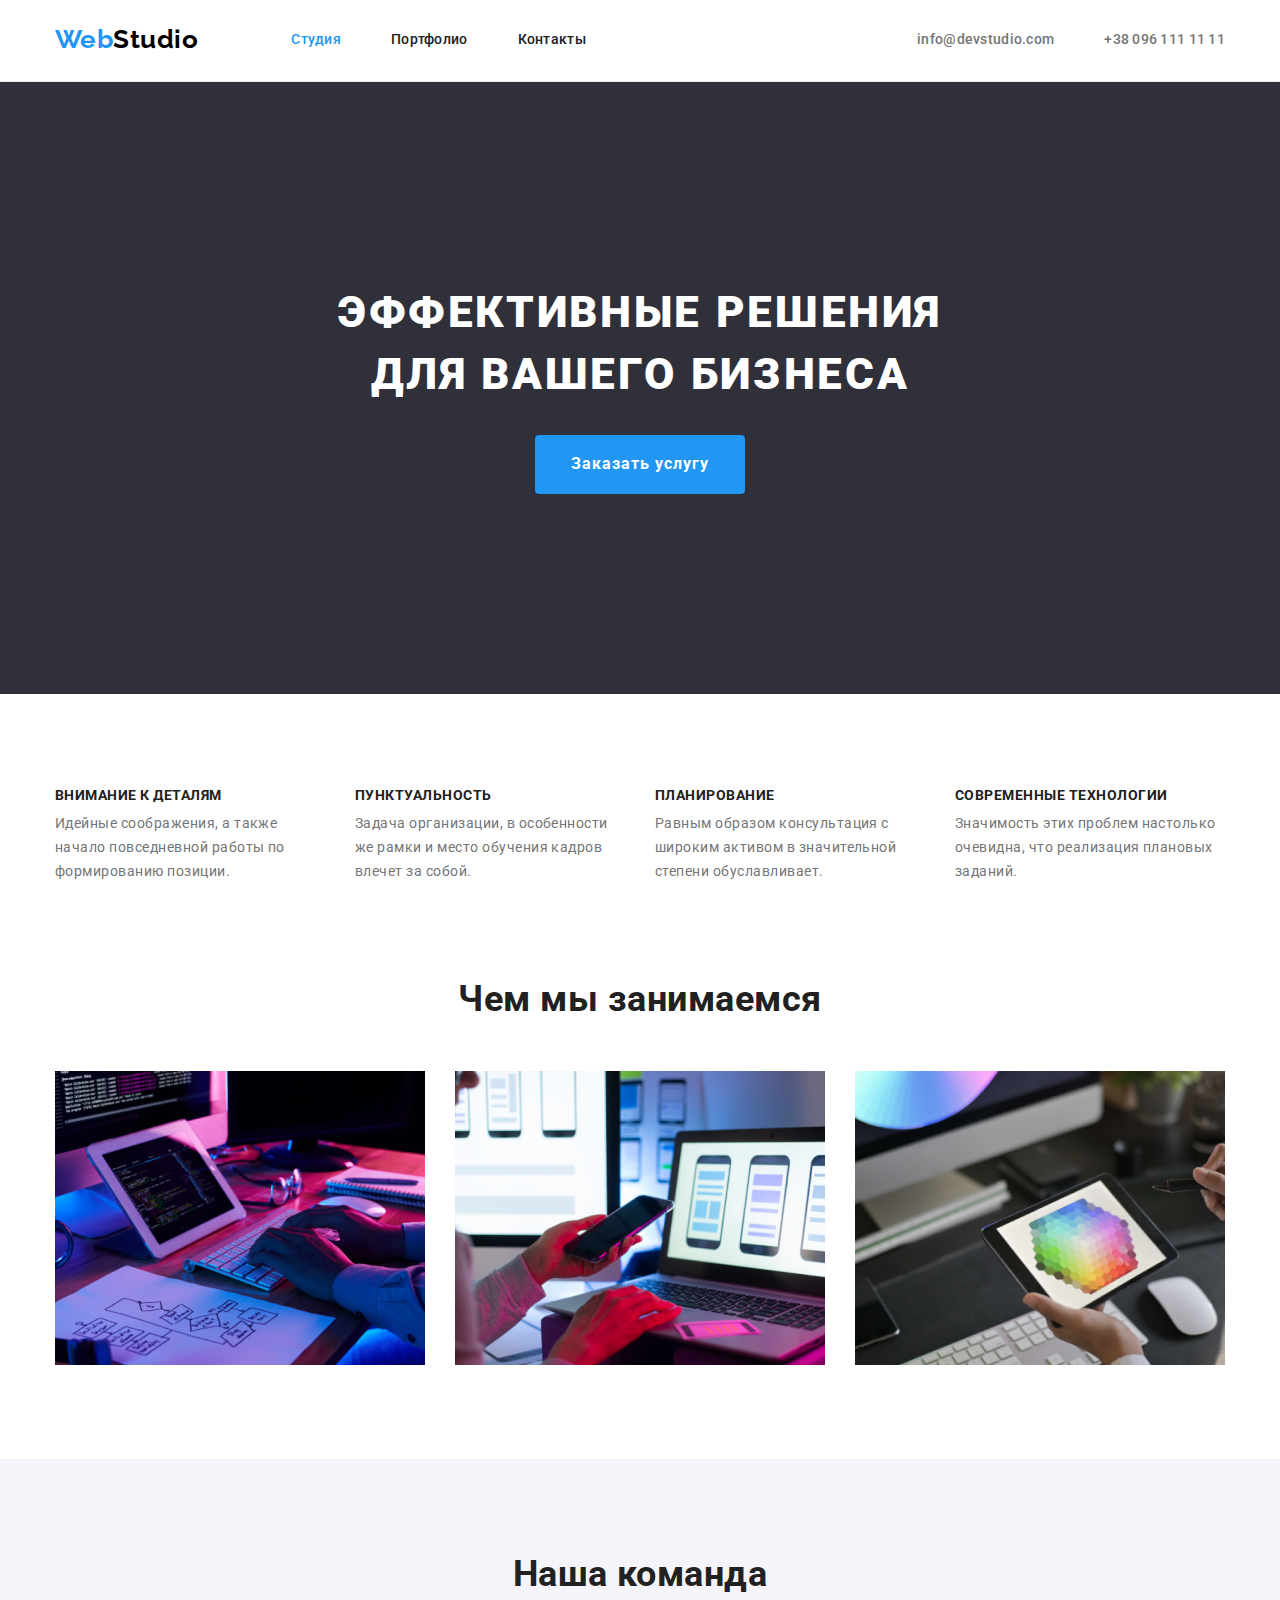
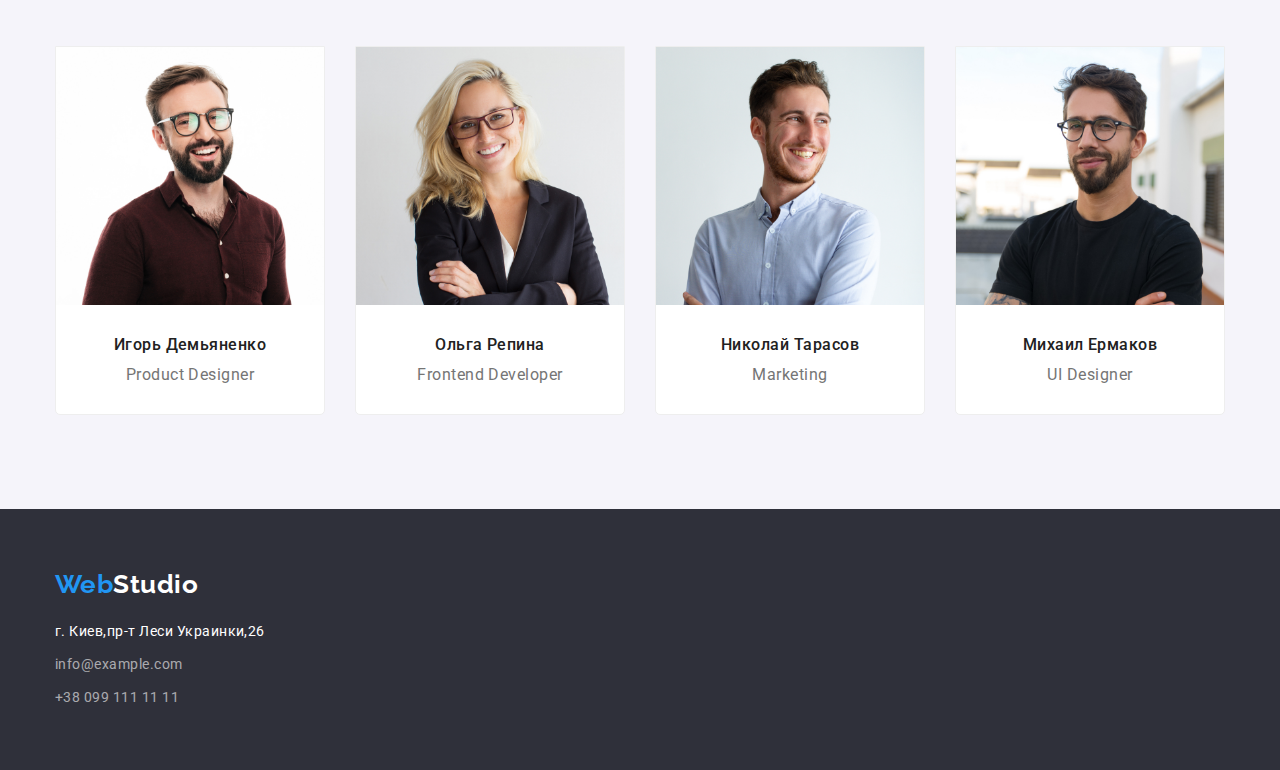
<file: index.html>
<!DOCTYPE html>
<html lang="ru">
<head>
    <meta charset="UTF-8">
    <meta name="viewport" content="width=device-width, initial-scale=1.0">
    <title>WebStudio</title>
    <link rel="preconnect" href="https://fonts.gstatic.com">
    <link href="https://fonts.googleapis.com/css2?family=Raleway:wght@700&family=Roboto:wght@400;500;700;900&display=swap" rel="stylesheet">
    <link rel="stylesheet" href="https://cdnjs.cloudflare.com/ajax/libs/modern-normalize/1.0.0/modern-normalize.min.css">
    <link rel="stylesheet" href="./css/style.css">
</head>
<body>
    
<header class="header">
    
        <div class="container header-main"> 
              <nav class="menu-nav" >
                    <a href="./index.html"><span class="web">Web</span><span class="studio">Studio</span> </a>
                    <ul class="site-nav " >
                       <li> 
                           <a class="link current" href="./index.html"> Студия</a>
                       </li>
                       <li> 
                           <a class="link" href="./portfolio.html"> Портфолио</a>
                       </li>
                       <li> <a class="link" href=""> Контакты</a></li>
                   </ul>
              </nav>
   
                <ul class="auth-nav list">
                    <li> <a class="contact" href="info@devstudio.com"> info@devstudio.com</a></li>
                    <li> <a class="contact" href=" +380961111111"> +38 096 111 11 11</a></li>
               </ul>
         </div>
</header>

<main>
     <!--Блок герой (Баннер)-->
    <section class="section-hero">

        <div class="container">
            
         <h1 class="maim-title">Эффективные решения для вашего бизнеса</h1>
         <button class="big-button" type="button">Заказать услугу</button>
            
        </div>
        
    </section>
      
    <!--Почему именно мы-->
     <section class="section-title" >
        <div class="container">
          <ul class="advantage" >
              <li>
                  <h3 class="small-title">Внимание к деталям</h3>
                  <p class="secion-text">Идейные соображения, а также <br> начало повседневной работы по<br> формированию позиции.</p>
              </li>
               <li>
                   <h3 class="small-title">Пунктуальность</h3>
                   <p class="secion-text">Задача организации, в особенности<br> же рамки и место обучения кадров <br> влечет за собой.</p>
               </li>
               <li>
                   <h3 class="small-title">Планирование</h3>
                   <p class="secion-text">Равным образом консультация с <br> широким активом в значительной <br> степени обуславливает.</p>
               </li>
                <li>
                   <h3 class="small-title">Современные технологии</h3>
                   <p class="secion-text">Значимость этих проблем настолько <br>  очевидна, что реализация плановых <br>  заданий.</p>
                </li>
            </ul>
        </div>
     </section>
   
   <!--Чем мы занимаемся-->
      <section class="section-doing">
            <div class="container">
                <h2 class="title">Чем мы занимаемся</h2>
            
                <ul class="big-img">
                    <li><img src="./inmages/img.png" alt="" width="370px"></li>
                    <li><img src="./inmages/box2.png" alt="" width="370px"> </li>
                    <li><img src="./inmages/box3.png" alt="" width="370px"></li>
                </ul>
           </div>
     </section>
    
   
     <!--Наша команда-->
      <section class="section-command">
            <div class="container">
                 <h2 class="title" >Наша команда</h2>
                   <ul class="employees">
                       <li>
                           <img src="./inmages/img.jpg" alt="" width="270" >
                           <div class="desc">
                               <h3 class="name">Игорь Демьяненко</h3>
                               <p class="profession">Product Designer</p>
                           </div>
                       </li>
                       <li> 
                           <img src="./inmages/img1.jpg" alt="" width="270">
                           <div class="desc">
                               <h3 class="name">Ольга Репина</h3>
                               <p class="profession">Frontend Developer</p>
                           </div>
                       </li>
                       <li>
                           <img src="./inmages/img2.jpg" alt="" width="270">
                               <div class="desc">
                                   <h3 class="name">Николай Тарасов</h3>
                                   <p class="profession">Marketing</p>
                             </div>
                       </li>
                       <li>
                           <img src="./inmages/img3.jpg" alt="" width="270" >
                               <div class="desc">
                                   <h3 class="name">Михаил Ермаков</h3>
                                   <p class="profession">UI Designer</p>
                             </div>
                       </li>
                   </ul>
                 
            </div>
               
      </section>
</main>
  
<footer class="footer">
    
        
    <div class="container"> 
            <a 
               href="./index.html"><span class="web">Web</span><span class="logo">Studio</span> 
          </a>
          <address>
               <ul class="info">
                 <li> <a class="address" href="#">г. Киев,пр-т Леси Украинки,26</a></li>
                 <li> <a class="phone-mail" href="info@example.com">info@example.com</a></li>
                 <li> <a class="phone-tel" href="+380991111111">+38 099 111 11 11</a></li>
              </ul>
         </address>
    </div>
    
</footer>
  
</body>
</html>
</file>
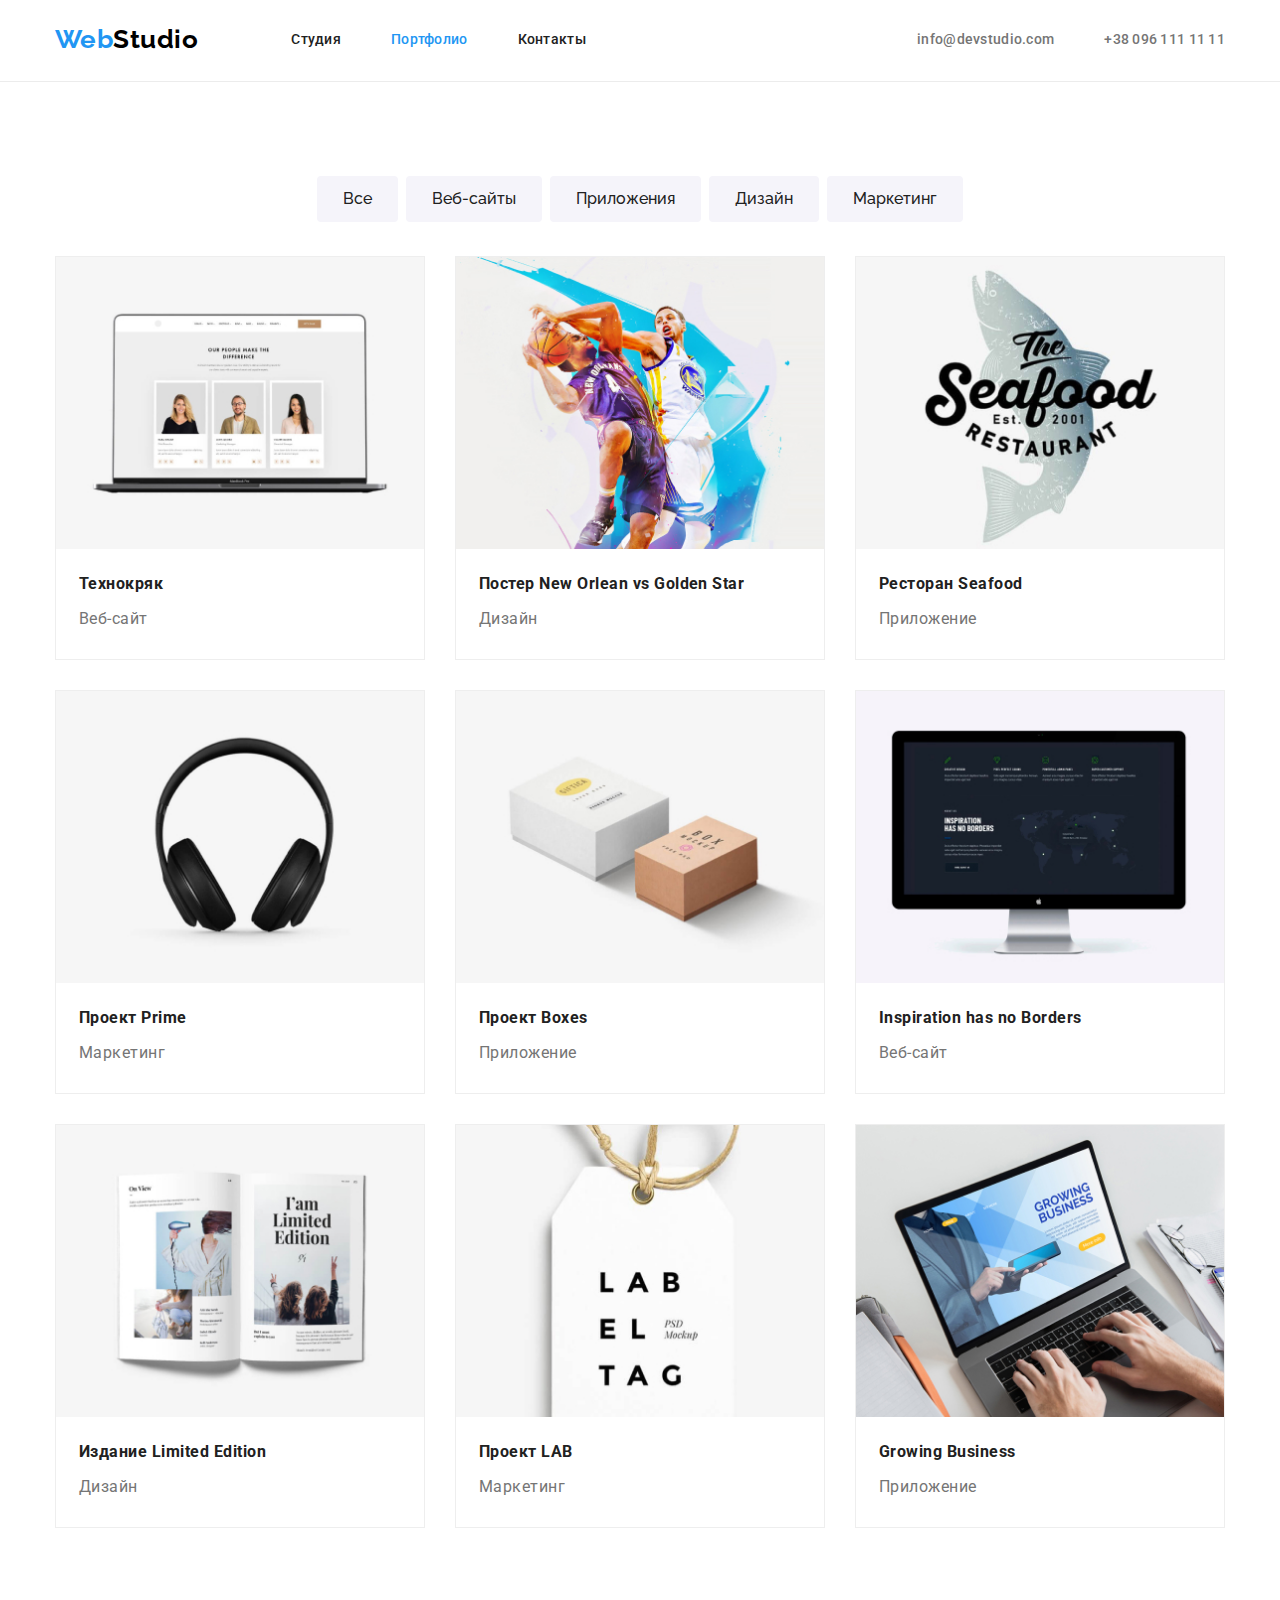
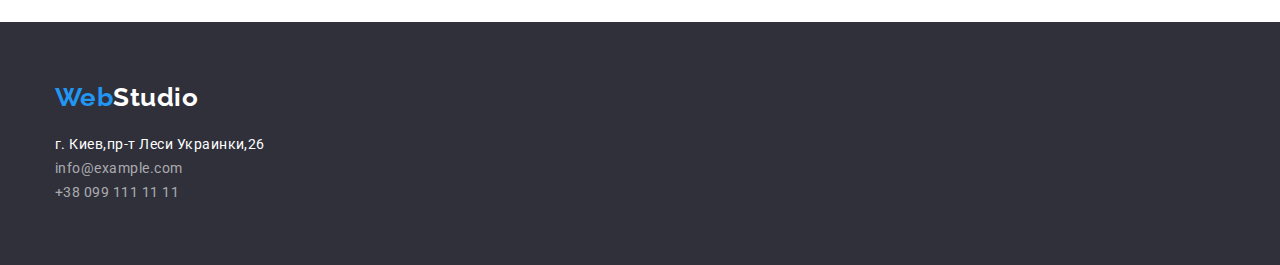
<file: portfolio.html>
<!DOCTYPE html>
<html lang="ru">
<head>
    <meta charset="UTF-8">
    <meta name="viewport" content="width=device-width, initial-scale=1.0">
    <title>Портфолио</title>
    <link rel="preconnect" href="https://fonts.gstatic.com">
    <link href="https://fonts.googleapis.com/css2?family=Raleway:wght@700&family=Roboto:wght@400;500;700;900&display=swap" rel="stylesheet">
    <link rel="stylesheet" href="https://cdnjs.cloudflare.com/ajax/libs/modern-normalize/1.0.0/modern-normalize.min.css">
    <link rel="stylesheet" href="./css/style.css">
</head>
<body>
    
    <header class="header">
    
        <div class="container"> 
            
            
            <div class="header-main" >
                <nav class="menu-nav" >
                    <a href="./index.html"><span class="web">Web</span><span class="studio">Studio</span> </a>
                    <ul class="site-nav " >
                       <li> 
                           <a class="link " href="./index.html"> Студия</a>
                       </li>
                       <li> 
                           <a class="link current" href="./portfolio.html"> Портфолио</a>
                       </li>
                       <li> <a class="link" href=""> Контакты</a></li>
                   </ul>
              </nav>
   
                <ul class="auth-nav list">
                    <li> <a class="contact" href="info@devstudio.com"> info@devstudio.com</a></li>
                    <li> <a class="contact" href=" +380961111111"> +38 096 111 11 11</a></li>
               </ul>
           </div>
            
        </div>
</header>

<main>
<!--Катигории-->
<section class="category" >
    <div class="container">
        <!--<h1 class="category">Категории услуг</h1>-->
        <ul class="list-button">
            <li> <button class="buttons" type="button">Все</button> </li>
            <li> <button class="buttons" type="button">Веб-сайты</button></li>
            <li> <button class="buttons" type="button">Приложения</button></li>
            <li> <button class="buttons" type="button">Дизайн</button></li>
            <li> <button class="buttons" type="button">Маркетинг</button></li>
        </ul>
    
        
    
      <!--Все категории-->
     
        <ul class="portfolio">
            <li class="link-portfolio"> 
                <a href=""> 
                    <img src="./inmages/port1.jpg" alt="" width="370">
                    <div class="card">
                        <h3 class="project">Технокряк</h3>
                        <p class="work">Веб-сайт</p>
                    </div>
                </a>
            </li>
            <li class="link-portfolio"> 
                <a href="">
                    <img src="./inmages/port2.jpg" alt="" width="370">
                    <div class="card">
                        <h3 class="project">Постер New Orlean vs Golden Star</h3>
                        <p class="work">Дизайн</p>
                    </div>
                </a> 
            </li>
            <li class="link-portfolio"> 
                <a href="">
                    <img src="./inmages/port3.jpg" alt="" width="370">
                    <div class="card">
                        <h3 class="project">Ресторан Seafood</h3>
                        <p class="work">Приложение</p>
                    </div>
                </a> 
            </li>
            <li class="link-portfolio"> 
                <a href="">
                    <img src="./inmages/port4.jpg" alt="" width="370">
                    <div class="card">
                        <h3 class="project">Проект Prime</h3>
                        <p class="work">Маркетинг</p>
                    </div>
                </a>
            </li>
            <li class="link-portfolio"> 
                <a href="">
                    <img src="./inmages/port5.jpg" alt="" width="370">
                    <div class="card">
                        <h3 class="project">Проект Boxes</h3>
                        <p class="work">Приложение</p>
                    </div>
                </a> 
            </li>
            <li class="link-portfolio"> 
                <a href="">
                    <img src="./inmages/port6.jpg" alt="" width="370">
                    <div class="card">
                        <h3 class="project">Inspiration has no Borders</h3>
                        <p class="work">Веб-сайт</p>
                    </div>
                </a>
            </li>
            <li class="link-portfolio"> 
                <a href="">
                    <img src="./inmages/port7.jpg" alt="" width="370">
                    <div class="card">
                        <h3 class="project">Издание Limited Edition</h3>
                        <p class="work">Дизайн</p>
                    </div>
                </a>
            </li>
            <li class="link-portfolio"> 
                <a href="">
                    <img src="./inmages/port8.jpg" alt="" width="370">
                    <div class="card"> 
                        <h3 class="project">Проект LAB</h3>
                        <p class="work">Маркетинг</p>
                    </div>                  
                </a> 
            </li>
            <li class="link-portfolio">
                <a href="">
                    <img src="./inmages/port9.jpg" alt="" width="370">
                    <div class="card">
                        <h3 class="project">Growing Business</h3>
                        <p class="work">Приложение</p>
                    </div>
                </a> 
            </li>
        </ul>
    </div>
             
</section>

</main>


<footer class="footer">
    <div class="container"> 
        <a href="./index.html"><span class="web">Web</span><span class="logo">Studio</span> </a>
           <address>
             <ul>
                 <li> <a class="address" href="#">г. Киев,пр-т Леси Украинки,26</a></li>
                 <li> <a class="phone-mail" href="info@example.com">info@example.com</a></li>
                 <li> <a class="phone-tel" href="+380991111111">+38 099 111 11 11</a></li>
             </ul>
         </address>
     </div>
    
</footer>
</body>
</html>
</file>
<file: css/style.css>
/*основной цвет #212121;*/
/*цвет акцент(кнопка, web,) #2196F3;*/
/*цвет studio #000000, 100 %*/
/*цвет текста #757575;*/
/*цвет фона баннера (герой) и подвала #2F303A*/
/*цвет фона под фото и заголовка баннера  #FFFFFF*/
/*цвет фона сек наша команда  #F5F4FA*/

html{
  box-sizing: border-box;
}

*,
*::before,
*::after{
  box-sizing: inherit;
}

:root{
  --main-text-color:#212121;
  --accent-color:#2196F3; 
  --text-color:#757575 ;
  --main-title-color: #FFFFFF;
  --studio-color--:#000000;
  --footer-hero-color:#2F303A;
  --background-color:#F5F4FA ;
  --contact-color:rgba(255, 255, 255, 0.6);
  --border-bottom-color:#ECECEC;
  --border-card-color:#eeeeee;
  }

body{
  background-color:var(--main-title-color);
  color:var(--main-text-color);
  font-family: Roboto,OpenSans;
  letter-spacing: 0.03em
  }

a{
  text-decoration:none;
  display: block;
}

ul {
  list-style:none ;
  margin: 0;
  padding: 0;
}
img{
  display: block;
  max-width: 100%;
  height: auto;
 } 
  
.container{
 margin-left: auto;
 margin-right: auto;
 width: 1200px;
 padding-left: 15px;
 padding-right: 15px;
}

/* HEADER */
.header{
  padding-top: 24px;
  padding-bottom: 25px;
  border-bottom: 1px solid var(--border-bottom-color); 
} 

.header-main{
  display: flex;
  align-items: center;
}
.menu-nav{
  display: flex;
}
.menu-nav > a{
  margin-right: 93px;
} 

   /*logo*/
.web{
    display: inline-block;
  
    color: var(--accent-color);
    font-family: Raleway,OpenSans;
    font-weight: 700;
    font-size: 26px;
    line-height: 1.2;
  }

.studio{
 
  color: var(--studio-color--);
  font-family:Raleway, OpenSans;
  font-weight: 700;
  font-size: 26px;
  line-height:1.2;
 }

/*site-nav list*/
.site-nav{
  display: flex;
  
}
.site-nav li + li{
margin-left: 50px ;
}

.site-nav .link{
  color: var(--main-text-color);
  font-weight: 500;
  font-size: 14px;
  line-height: 1.14;
  letter-spacing: 0.02em;
  }
  .link{
    padding-top: 8px;
    padding-bottom: 8px;
  }
 

.site-nav .link:hover,
.site-nav .link:active,
.site-nav .link.current,
.auth-nav .contact:hover,
.auth-nav .contact:focus{
  color: var(--accent-color);
}

/*auth-nav list*/
.auth-nav{
  display: flex;
  margin-left: auto;
  
}
.auth-nav li + li{
  margin-left: 50px;
}
.contact{
  color: var(--text-color);
  font-weight: 500;
  font-size: 14px;
  line-height: 1.14;
  letter-spacing: 0.02em;
} 


       /*MAIN*/

/*section hero (баннер)*/
.section-hero{
  padding-top: 200px;
  padding-bottom: 200px;
  background-color:var(--footer-hero-color);
  text-align: center;
}

.maim-title{
   
  margin: auto;
  margin-bottom: 30px;
 width: 696px;
  
  color: var(--main-title-color);
  font-weight: 900;
  font-size: 44px;
  line-height: 1.4;
  text-align: center;
  letter-spacing: 0.06em;
  text-transform: uppercase;
}
 .big-button{
  border: 4px solid transparent;
  border-top-left-radius: 4px;
  border-top-right-radius: 4px;
  border-bottom-right-radius: 4px;
  border-bottom-left-radius: 4px;
   
  background-color: var(--accent-color);
  color: var(--main-title-color);
  font-family: Roboto,OpenSans;
  font-weight: 700;
  font-size: 16px;
  line-height: 1.9;
  letter-spacing: 0.06em;
  padding:10px 32px 10px 32px;
  }

/*section Почему именно мы*/
.section-title{
  padding-top: 94px;
  padding-bottom: 94px;
}

.advantage{
  display: flex;
 }

.advantage li + li{
  margin-left: 30px;
}
.advantage li{
 width: 270px ;
}
.small-title{
  color: var(--main-text-color);
  margin-top: 0;
  margin-bottom: 9px;
  font-weight: 700;
  font-size: 14px;
  line-height: 1.14;
  text-transform: uppercase;
  }

.secion-text{
  color: var(--text-color);
  margin-top: 0;
  margin-bottom: 0;
  font-size: 14px;
  line-height: 1.7;
}

/* section Чем мы занимаемся*/
.section-doing{
  padding-bottom: 94px;
}
.title{
  margin-top: 0px;
  margin-bottom: 50px;
  color: var(--main-text-color);
  font-weight: 700;
  font-size: 36px;
  line-height: 1.2;
  text-align: center;
}
  
.big-img{
  display: flex;
}
 
.big-img li + li{
margin-left: 30px;
}
/*section Наша команда */

.section-command{
  padding-top: 94px;
  padding-bottom: 94px;
  background-color:var(--background-color);
}

.employees{
  display: flex;
}
.employees li{
  width: 270px;
  
  border-bottom-right-radius: 5px;
  border-bottom-left-radius: 5px;
  background: var(--main-title-color);
  border: 1px solid var(--border-card-color);
  overflow: hidden;
}

.employees li + li{
  margin-left: 30px;
}
.desc{
  padding: 30px;
}

.name {
  margin-top: 0px;
  margin-bottom: 10px;
  
  color: var(--main-text-color);
  font-weight: 500;
  font-size: 16px;
  line-height: 1.2;
  text-align: center;
}

.profession{
  margin: 0;

  color: var(--text-color);
  font-weight: 400;
  font-size: 16px;
  line-height: 1.2;
  text-align: center;
}

 /*FOOTER*/

.footer{
  padding-top: 60px;
  padding-bottom: 60px;
  background-color: var(--footer-hero-color);
} 
.container > a{
  margin-bottom: 20px;
}
/*logo*/

.logo{
  display: inline-block;
  
  color: var(--main-title-color);
  font-family: Raleway;
  font-weight: 700;
  font-size: 26px;
  line-height: 1.2;
}
  /*Адрес+контакты*/
  .info li + li{
    margin-top: 9px;
  }

.address{
  color: var(--main-title-color);
  font-style: normal;
  font-weight: 400;
  font-size: 14px;
  line-height: 1.71;
}
.phone-mail{
  color: var(--contact-color);
  font-style: normal;
  font-size: 14px;
  line-height: 1.71;
}
.phone-tel{
  color: var(--contact-color);
  font-style: normal;
  font-size: 14px;
  line-height: 1.71;
}

/*ПОРТФОЛИО*/

/* section Категории*/

.category{
  padding-top: 94px;
  padding-bottom: 94px;
}


   /*Кнопки*/

.list-button{
  display: flex;
  justify-content: center;

  margin-bottom: 34px;

  min-width: 611px;
} 

.list-button li + li{
  margin-left: 8px;
}

.buttons{

border: 4px solid transparent;
border-top-left-radius: 4px;
border-top-right-radius: 4px;
border-bottom-right-radius: 4px;
border-bottom-left-radius: 4px;
background:var(--background-color);

padding: 6px 22px;

color: var(--main-text-color);
font-family: Raleway, OpenSans; 
font-weight: 500;
font-size: 16px;
line-height: 1.62;
text-align: center;
}

.buttons:hover{
  background-color: var(--accent-color);
  color: var(--main-title-color);
}

       /*Карточки*/

.portfolio{
  display: flex;
  flex-wrap: wrap;
}

.link-portfolio{
 width: 370px;
 height: 404px;

 margin-right: 30px;
 margin-bottom: 30px;

 background: var(--main-title-color);
 border: 1px solid var(--border-card-color);
 box-sizing: border-box;
}

.link-portfolio:nth-child(3n){
  margin-right: 0;
}
.link-portfolio:nth-last-child(-n+3){
  margin-bottom: 0;
}

.card{
  padding: 20px 23px;
  
}
.project{
  margin-top: 0px;
  margin-bottom: 4px;
  color: var(--main-text-color);
  font-size: 16px;
  line-height: 1.9;
}
.work{
  margin: 0;
  color: var(--text-color);
  font-weight: 400;
  font-size: 16px;
  line-height: 1.9;
}
</file>
